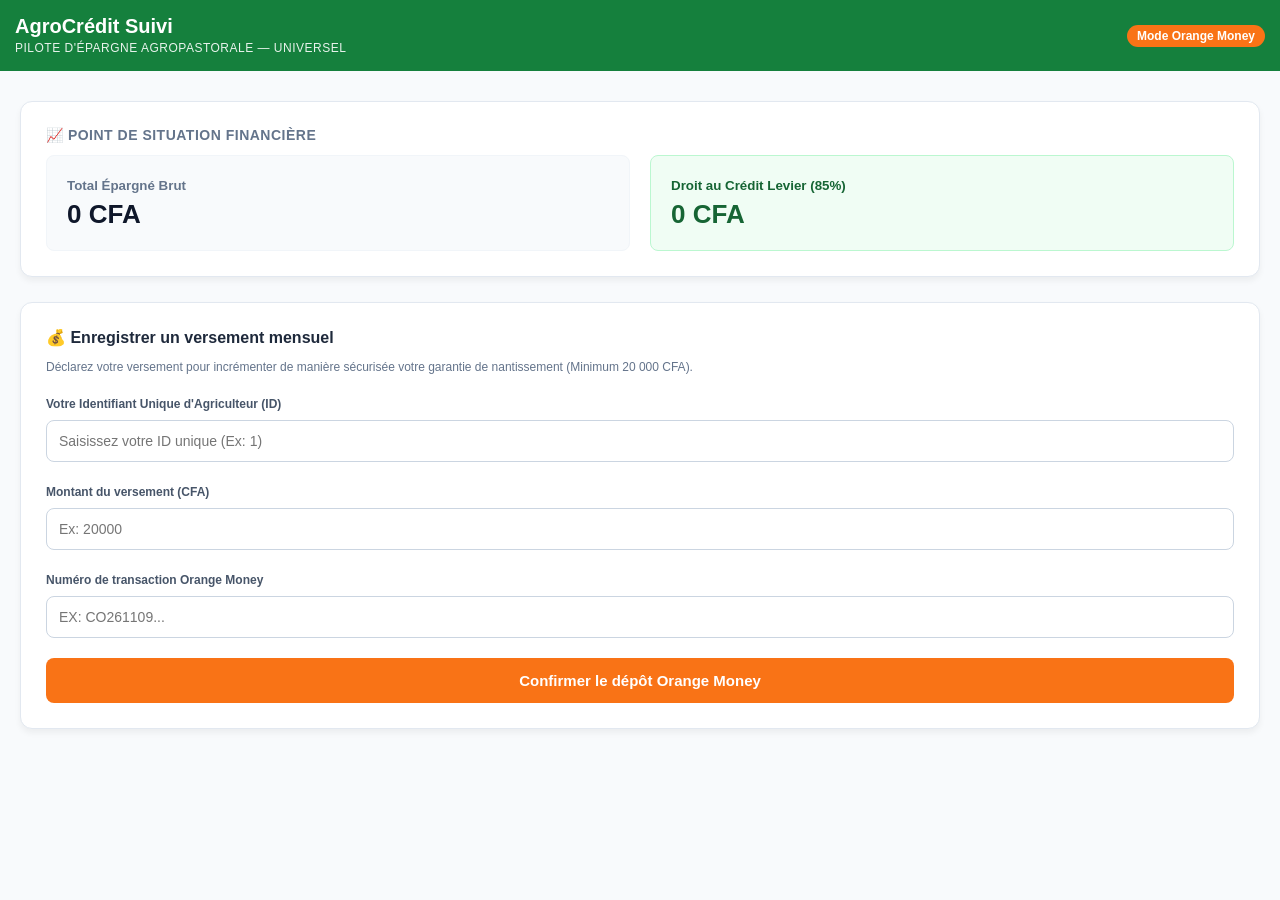
<file: frontend/index.html>
<!DOCTYPE html>
<html lang="fr">
<head>
    <meta charset="UTF-8">
    <meta name="viewport" content="width=device-width, initial-scale=1.0">
    <title>AgroCrédit Suivi - Espace Client Universel</title>
    <style>
        body { font-family: sans-serif; background-color: #f8fafc; color: #1e293b; margin: 0; padding: 0; }
        nav { background-color: #15803d; color: white; padding: 15px; display: flex; justify-content: space-between; align-items: center; }
        main { max-w: 800px; margin: 30px auto; padding: 0 20px; }
        .card { background: white; padding: 25px; border-radius: 12px; box-shadow: 0 4px 6px rgba(0,0,0,0.05); border: 1px solid #e2e8f0; margin-bottom: 25px; }
        .grid-2 { display: grid; grid-template-columns: 1fr 1fr; gap: 20px; }
        .box-savings { background-color: #f8fafc; padding: 20px; border-radius: 8px; border: 1px solid #f1f5f9; }
        .box-credit { background-color: #f0fdf4; padding: 20px; border-radius: 8px; color: #166534; border: 1px solid #bbf7d0; }
        .btn { width: 100%; background-color: #f97316; color: white; padding: 14px; border: none; border-radius: 8px; font-weight: bold; cursor: pointer; font-size: 15px; }
        .btn:hover { background-color: #ea580c; }
        input { width: 100%; padding: 12px; margin: 8px 0 20px 0; border: 1px solid #cbd5e1; border-radius: 8px; box-sizing: border-box; font-size: 14px; }
        .error { color: #b91c1c; background-color: #fef2f2; padding: 12px; border-radius: 8px; font-size: 13px; display: none; margin-bottom: 20px; }
    </style>
</head>
<body>

    <nav>
        <div>
            <h1 style="margin: 0; font-size: 20px; font-weight: bold;">AgroCrédit Suivi</h1>
            <span style="font-size: 12px; opacity: 0.9; text-transform: uppercase; letter-spacing: 0.5px;">Pilote d'Épargne Agropastorale — Universel</span>
        </div>
        <span style="background-color: #f97316; padding: 4px 10px; border-radius: 12px; font-size: 12px; font-weight: bold; color: white;">Mode Orange Money</span>
    </nav>

    <main>
        <!-- Situation Financière Épurée -->
        <div class="card">
            <h2 style="font-size: 14px; color: #64748b; margin-top: 0; text-transform: uppercase; letter-spacing: 0.5px;">📈 Point de situation financière</h2>
            <div class="grid-2">
                <div class="box-savings">
                    <small style="color: #64748b; font-weight: bold;">Total Épargné Brut</small>
                    <div style="font-size: 26px; font-weight: bold; margin-top: 5px; color: #0f172a;" id="display-savings">0 CFA</div>
                </div>
                <div class="box-credit">
                    <small style="font-weight: bold;">Droit au Crédit Levier (85%)</small>
                    <div style="font-size: 26px; font-weight: bold; margin-top: 5px;" id="display-credit">0 CFA</div>
                </div>
            </div>
        </div>

        <!-- Formulaire de Dépôt de Contrôle -->
        <div class="card">
            <h2 style="font-size: 16px; margin-top: 0; color: #1e293b;">💰 Enregistrer un versement mensuel</h2>
            <p style="font-size: 12px; color: #64748b; margin-bottom: 20px;">Déclarez votre versement pour incrémenter de manière sécurisée votre garantie de nantissement (Minimum 20 000 CFA).</p>
            
            <div id="error-message" class="error"></div>

            <label style="font-size: 12px; font-weight: bold; color: #475569;">Votre Identifiant Unique d'Agriculteur (ID)</label>
            <input type="text" id="client-id-input" placeholder="Saisissez votre ID unique (Ex: 1)">

            <label style="font-size: 12px; font-weight: bold; color: #475569;">Montant du versement (CFA)</label>
            <input type="number" id="saving-amount" placeholder="Ex: 20000">

            <label style="font-size: 12px; font-weight: bold; color: #475569;">Numéro de transaction Orange Money</label>
            <input type="text" id="transaction-ref" placeholder="Ex: CO261109..." style="text-transform: uppercase;">
            
            <button onclick="effectuerVersement()" class="btn">Confirmer le dépôt Orange Money</button>
        </div>
    </main>

    <script>
        let totalEpargne = 0;
        const serverUrl = "";

        async function effectuerVersement() {
            const idInput = document.getElementById('client-id-input');
            const amountInput = document.getElementById('saving-amount');
            const refInput = document.getElementById('transaction-ref');
            const errorBox = document.getElementById('error-message');
            
            const clientId = idInput ? idInput.value.trim() : "";
            const amount = parseInt(amountInput.value);
            const ref = refInput.value.trim();

            if (!clientId || clientId === "") {
                errorBox.innerText = "⚠️ Identifiant requis : Veuillez saisir votre ID d'agriculteur.";
                errorBox.style.display = "block";
                return;
            }

            if (isNaN(amount) || amount < 20000) {
                errorBox.innerText = "⚠️ Règle AgroCrédit : Le montant minimum d'épargne mensuel réglementaire est de 20 000 CFA.";
                errorBox.style.display = "block";
                return;
            }

            if (ref === "") {
                errorBox.innerText = "⚠️ Référence requise : Entrez le code SMS Orange Money.";
                errorBox.style.display = "block";
                return;
            }

            try {
                errorBox.style.display = "none";

                const response = await fetch(serverUrl + "/api/save/orange", {
                    method: 'POST',
                    headers: { 'Content-Type': 'application/json' },
                    body: JSON.stringify({ 
                        user_id: clientId,
                        amount: amount, 
                        transaction_ref: ref 
                    })
                });

                const result = await response.json();

                if (!response.ok) {
                    throw new Error(result.detail || "Erreur de validation du serveur.");
                }

                totalEpargne += amount;
                
                const nombreDeMois = Math.floor(totalEpargne / 20000);
                const fraisFormation = nombreDeMois * 5000;
                const epargneNette = totalEpargne - fraisFormation;
                const droitCredit = epargneNette > 0 ? Math.floor((epargneNette / 0.15) * 0.85) : 0;

                document.getElementById('display-savings').innerText = totalEpargne.toLocaleString('fr-FR') + " CFA";
                document.getElementById('display-credit').innerText = droitCredit.toLocaleString('fr-FR') + " CFA";

                amountInput.value = "";
                refInput.value = "";

                alert("✅ Succès ! Dépôt Orange Money validé et enregistré de manière persistante dans la base de données de l'agence.");

            } catch (error) {
                errorBox.innerText = "❌ Échec : " + error.message;
                errorBox.style.display = "block";
            }
        }
    </script>
</body>
</html>
</file>
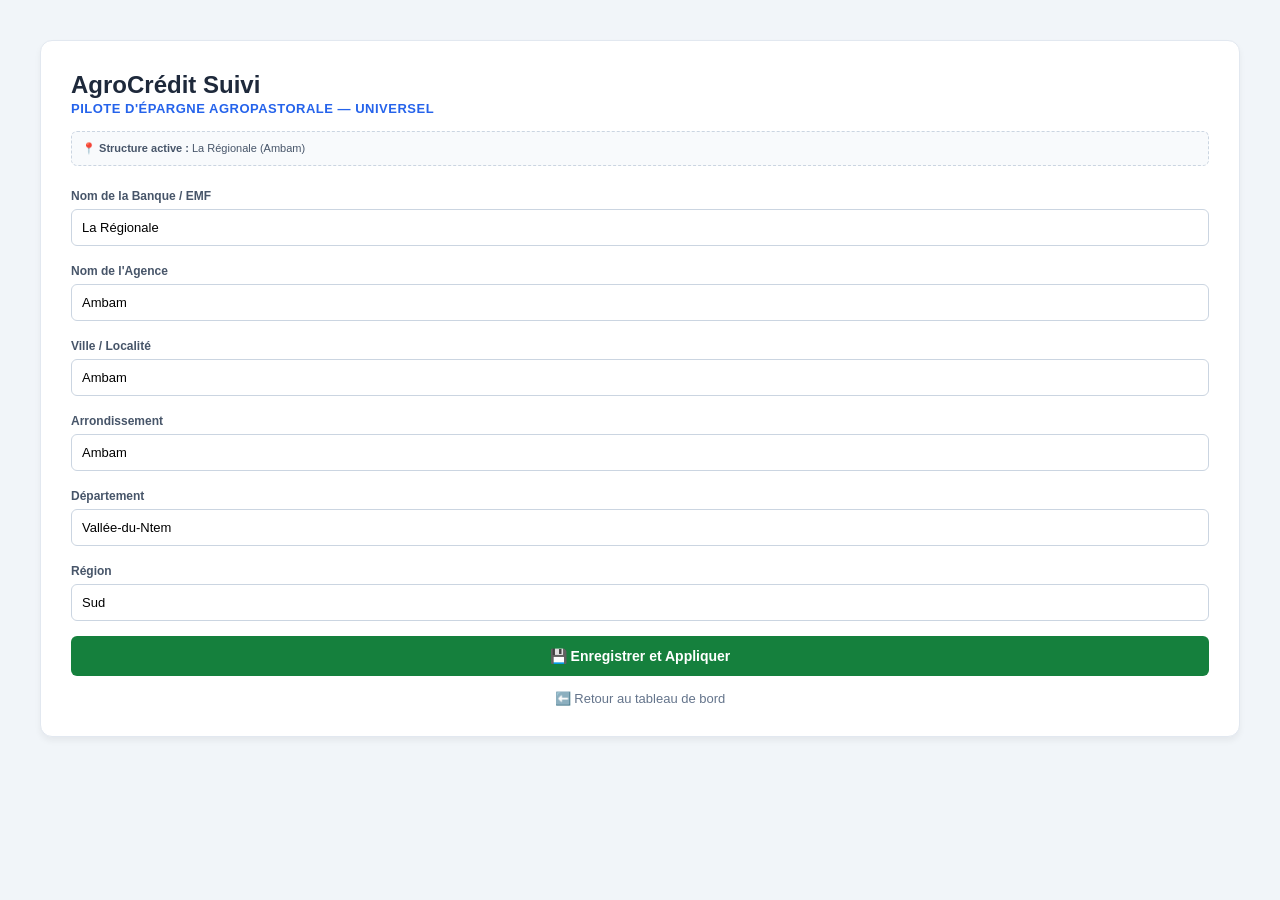
<file: frontend/parametre.html>
<!DOCTYPE html>
<html lang="fr">
<head>
    <meta charset="UTF-8">
    <meta name="viewport" content="width=device-width, initial-scale=1.0">
    <title>Configuration de la Souscription - AgroCrédit Suivi</title>
    <style>
        body { font-family: sans-serif; background-color: #f1f5f9; color: #0f172a; margin: 0; padding: 40px; }
        .config-card { max-w: 500px; margin: 0 auto; background: white; padding: 30px; border-radius: 12px; box-shadow: 0 4px 6px rgba(0,0,0,0.05); border: 1px solid #e2e8f0; }
        input { width: 100%; padding: 10px; margin: 5px 0 15px 0; border: 1px solid #cbd5e1; border-radius: 6px; box-sizing: border-box; font-size: 13px; }
        .btn-save { width: 100%; background-color: #15803d; color: white; padding: 12px; border: none; border-radius: 6px; font-weight: bold; cursor: pointer; font-size: 14px; }
        .btn-save:hover { background-color: #166534; }
        .btn-back { display: block; text-align: center; margin-top: 15px; color: #64748b; font-size: 13px; text-decoration: none; }
    </style>
    <script>
        function chargerConfig() {
            document.getElementById("cfg-banque").value = localStorage.getItem("cfg_banque") || "La Régionale";
            document.getElementById("cfg-agence").value = localStorage.getItem("cfg_agence") || "Ambam";
            document.getElementById("cfg-localite").value = localStorage.getItem("cfg_localite") || "Ambam";
            document.getElementById("cfg-arrond").value = localStorage.getItem("cfg_arrondissement") || "Ambam";
            document.getElementById("cfg-dep").value = localStorage.getItem("cfg_departement") || "Vallée-du-Ntem";
            document.getElementById("cfg-reg").value = localStorage.getItem("cfg_region") || "Sud";
            
            // Affichage dynamique du rappel de configuration en cours
            document.getElementById("current-inst").innerText = localStorage.getItem("cfg_banque") || "La Régionale";
            document.getElementById("current-ag").innerText = localStorage.getItem("cfg_agence") || "Ambam";
        }
        function enregistrerConfig() {
            localStorage.setItem("cfg_banque", document.getElementById("cfg-banque").value.trim());
            localStorage.setItem("cfg_agence", document.getElementById("cfg-agence").value.trim());
            localStorage.setItem("cfg_localite", document.getElementById("cfg-localite").value.trim());
            localStorage.setItem("cfg_arrondissement", document.getElementById("cfg-arrond").value.trim());
            localStorage.setItem("cfg_departement", document.getElementById("cfg-dep").value.trim());
            localStorage.setItem("cfg_region", document.getElementById("cfg-reg").value.trim());
            alert("⚙️ Configuration sauvegardée avec succès !");
            window.location.href = "/admin";
        }
        window.onload = chargerConfig;
    </script>
</head>
<body>

    <div class="config-card">
        <!-- 🚀 En-tête Universel Fixe et Institutionnel -->
        <h1 style="margin: 0; color: #1e293b; font-size: 24px; font-weight: bold;">AgroCrédit Suivi</h1>
        <p style="color: #2563eb; font-size: 13px; font-weight: bold; margin: 2px 0 15px 0; text-transform: uppercase; letter-spacing: 0.5px;">Pilote d'Épargne Agropastorale — Universel</p>
        
        <div style="background: #f8fafc; padding: 10px; border-radius: 6px; border: 1px dashed #cbd5e1; margin-bottom: 20px; font-size: 11px; color: #475569;">
            📍 <strong>Structure active :</strong> <span id="current-inst">...</span> (<span id="current-ag">...</span>)
        </div>
        
        <!-- Formulaire de saisie des variables de souscription -->
        <label style="font-size:12px; font-weight:bold; color:#475569;">Nom de la Banque / EMF</label>
        <input type="text" id="cfg-banque">

        <label style="font-size:12px; font-weight:bold; color:#475569;">Nom de l'Agence</label>
        <input type="text" id="cfg-agence">

        <label style="font-size:12px; font-weight:bold; color:#475569;">Ville / Localité</label>
        <input type="text" id="cfg-localite">

        <label style="font-size:12px; font-weight:bold; color:#475569;">Arrondissement</label>
        <input type="text" id="cfg-arrond">

        <label style="font-size:12px; font-weight:bold; color:#475569;">Département</label>
        <input type="text" id="cfg-dep">

        <label style="font-size:12px; font-weight:bold; color:#475569;">Région</label>
        <input type="text" id="cfg-reg">

        <button onclick="enregistrerConfig()" class="btn-save">💾 Enregistrer et Appliquer</button>
        <a href="/admin" class="btn-back">⬅️ Retour au tableau de bord</a>
    </div>

</body>
</html>
</file>
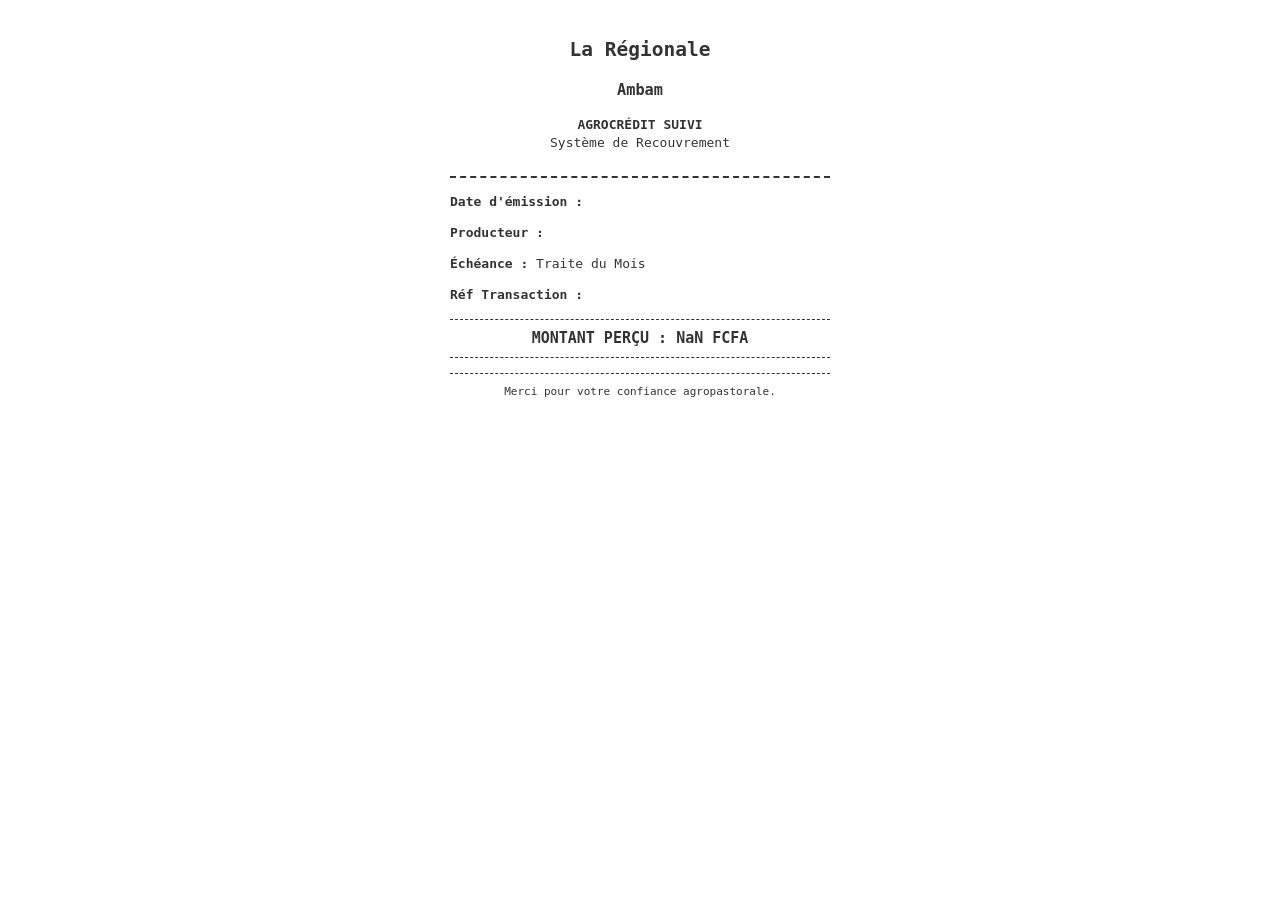
<file: frontend/recu.html>
<!DOCTYPE html>
<html lang="fr">
<head>
    <meta charset="UTF-8">
    <title>Reçu de Paiement - AgroCrédit Suivi</title>
    <style>
        body { font-family: monospace; padding: 20px; max-width: 380px; margin: 0 auto; color: #333; line-height: 1.4; }
        .header { text-align: center; border-bottom: 2px dashed #333; padding-bottom: 10px; margin-bottom: 15px; }
        .total { font-size: 15px; font-weight: bold; text-align: center; border-top: 1px dashed #333; border-bottom: 1px dashed #333; padding: 8px 0; margin: 15px 0; }
    </style>
</head>
<body>
    <div class="header">
        <h2 id="print-banque">BANQUE</h2>
        <h3 id="print-agence">AGENCE</h3>
        <p><strong>AGROCRÉDIT SUIVI</strong><br>Système de Recouvrement</p>
    </div>
    <div>
        <p><strong>Date d'émission :</strong> <span id="print-date">...</span></p>
        <p><strong>Producteur :</strong> <span id="print-nom">...</span></p>
        <p><strong>Échéance :</strong> Traite du Mois <span id="print-num">...</span></p>
        <p><strong>Réf Transaction :</strong> <span id="print-ref">...</span></p>
    </div>
    <div class="total">
        MONTANT PERÇU : <span id="print-montant">0</span> FCFA
    </div>
    <p style="text-align:center; font-size:11px; border-top:1px dashed #333; padding-top:10px;">Merci pour votre confiance agropastorale.</p>

    <script>
        // Récupération automatique des variables transmises dans l'URL
        const params = new URLSearchParams(window.location.search);
        document.getElementById("print-banque").innerText = localStorage.getItem("cfg_banque") || "La Régionale";
        document.getElementById("print-agence").innerText = localStorage.getItem("cfg_agence") || "Ambam";
        document.getElementById("print-nom").innerText = params.get("nom") || "";
        document.getElementById("print-num").innerText = params.get("num") || "";
        document.getElementById("print-montant").innerText = parseInt(params.get("montant")).toLocaleString('fr-FR');
        document.getElementById("print-date").innerText = params.get("date") || "";
        document.getElementById("print-ref").innerText = params.get("ref") || "";

        // Déclenchement de l'impression physique instantanée
        window.onload = function() {
            window.print();
        };
    </script>
</body>
</html>
</file>
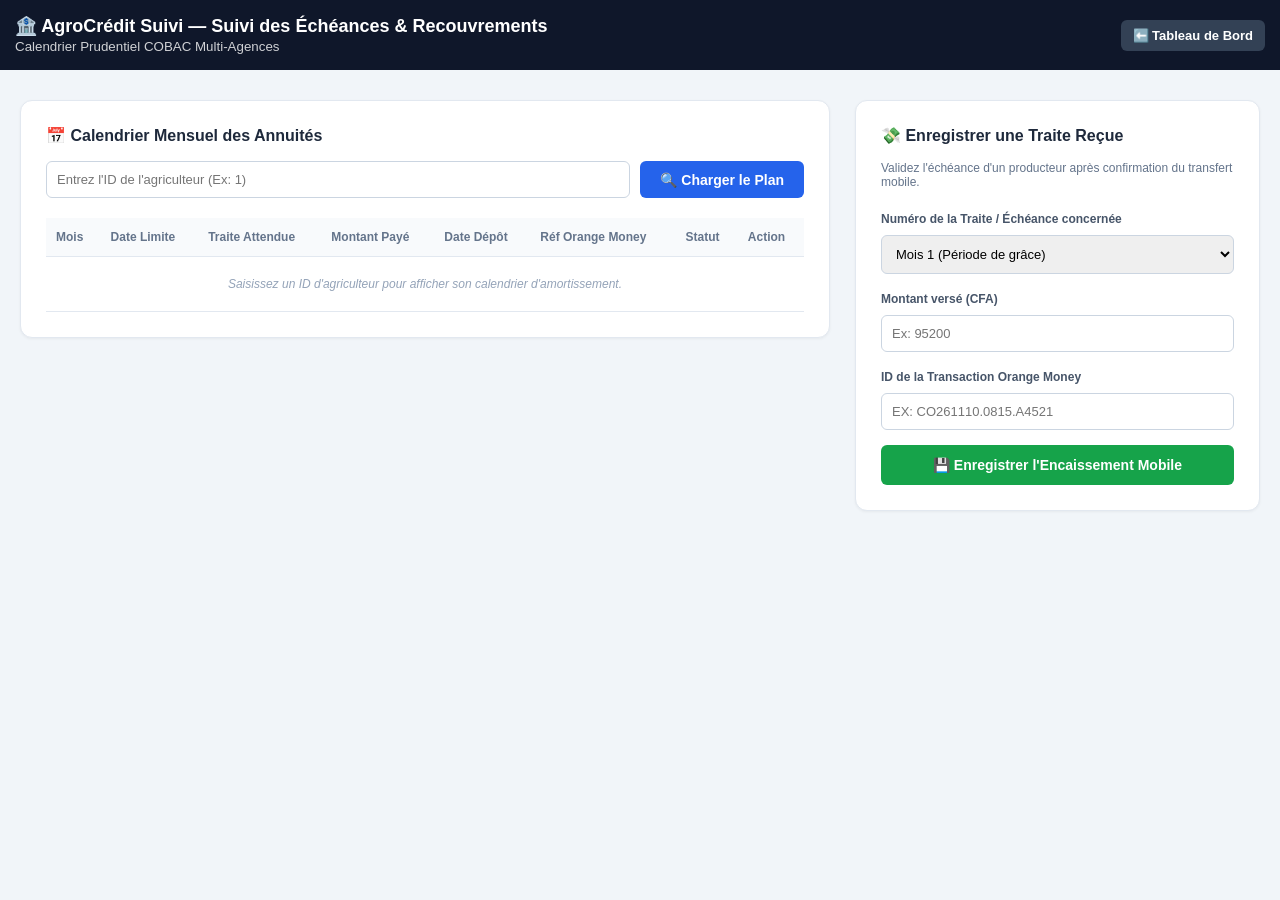
<file: frontend/remboursement.html>
<!DOCTYPE html>
<html lang="fr">
<head>
    <meta charset="UTF-8">
    <meta name="viewport" content="width=device-width, initial-scale=1.0">
    <title>AgroCrédit Suivi - Planification & Suivi des Échéances</title>
    <style>
        body { font-family: sans-serif; background-color: #f1f5f9; color: #0f172a; margin: 0; padding: 0; }
        nav { background-color: #0f172a; color: white; padding: 15px; display: flex; justify-content: space-between; align-items: center; }
        main { max-w: 1450px; margin: 30px auto; padding: 0 20px; display: grid; grid-template-columns: 2fr 1fr; gap: 25px; }
        .card { background: white; padding: 25px; border-radius: 12px; box-shadow: 0 1px 3px rgba(0,0,0,0.05); border: 1px solid #e2e8f0; height: fit-content; }
        input, select { width: 100%; padding: 10px; margin: 8px 0 15px 0; border: 1px solid #cbd5e1; border-radius: 6px; box-sizing: border-box; font-size: 13px; }
        .btn { width: 100%; background-color: #2563eb; color: white; padding: 12px; border: none; border-radius: 6px; font-weight: bold; cursor: pointer; font-size: 14px; }
        .btn:hover { background-color: #1d4ed8; }
        .btn-pay { background-color: #475569; color: white; border: none; padding: 6px 10px; border-radius: 4px; font-weight: bold; cursor: pointer; font-size: 11px; }
        .btn-pay:hover { background-color: #334155; }
        table { width: 100%; border-collapse: collapse; margin-top: 15px; font-size: 12px; }
        th, td { padding: 12px 10px; text-align: left; border-bottom: 1px solid #e2e8f0; }
        th { background-color: #f8fafc; color: #64748b; font-weight: bold; }
        .status-badge { padding: 4px 8px; border-radius: 4px; font-weight: bold; font-size: 11px; text-transform: uppercase; }
        .status-grace { background-color: #fef3c7; color: #d97706; }
        .status-wait { background-color: #e2e8f0; color: #475569; }
        .status-paid { background-color: #dcfce7; color: #15803d; }
        .status-late { background-color: #b91c1c; color: white; font-weight: bold; }
        
        /* Style des cellules de planification d'octroi */
        .octroi-grid { display: grid; grid-template-columns: repeat(4, 1fr); gap: 15px; margin-top: 15px; background: white; padding: 15px; border-radius: 8px; border: 1px solid #cbd5e1; }
        .octroi-box { background: #f8fafc; padding: 10px; border-radius: 6px; border: 1px solid #e2e8f0; text-align: center; }
        .octroi-val { font-size: 15px; font-weight: bold; color: #1e293b; margin-top: 5px; }
    </style>
</head>
<body>

    <nav>
        <div>
            <h1 style="margin: 0; font-size: 18px;">🏦 AgroCrédit Suivi — Suivi des Échéances & Recouvrements</h1>
            <small style="opacity: 0.8;">Calendrier Prudentiel COBAC Multi-Agences</small>
        </div>
        <a href="/admin" style="color: white; text-decoration: none; font-weight: bold; font-size: 13px; background-color: #334155; padding: 8px 12px; border-radius: 6px;">⬅️ Tableau de Bord</a>
    </nav>

    <main>
        <!-- 📅 Calendrier mois par mois -->
        <div class="card">
            <h3 style="margin-top: 0; color: #1e293b; font-size: 16px;">📅 Calendrier Mensuel des Annuités</h3>
            <div style="display: flex; gap: 10px; margin-bottom: 20px;">
                <input type="text" id="search-client-id" placeholder="Entrez l'ID de l'agriculteur (Ex: 1)" style="margin: 0;">
                <button onclick="chargerCalendrierRecouvrement()" class="btn" style="width: auto; white-space: nowrap; padding: 0 20px;">🔍 Charger le Plan</button>
            </div>
            
            <!-- Informations Agriculteur Élargies -->
            <div style="background: #f8fafc; padding: 15px; border-radius: 8px; margin-bottom: 15px; display: none; border: 1px solid #e2e8f0;" id="client-info-banner">
                <div style="font-size: 14px; color: #475569; padding-bottom: 10px; border-bottom: 1px dashed #e2e8f0;">
                    👤 <strong>Agriculteur :</strong> <span id="txt-client-name" style="color: #0f172a; font-weight: bold;">...</span> | 
                    🚜 <strong>Spéculation :</strong> <span id="txt-client-filiere" style="color: #0f172a; font-weight: bold;">...</span>
                </div>
                
                <!-- 🔥 LES CELLULES DE PLANIFICATION DU CRÉDIT EFFECTIF ALLOUÉ -->
                <div class="octroi-grid">
                    <div class="octroi-box">
                        <small style="color: #64748b; font-weight: bold;">💰 Crédit Alloué Effectivement</small>
                        <div class="octroi-val" id="lbl-credit-total" style="color: #166534;">0 CFA</div>
                    </div>
                    <div class="octroi-box">
                        <small style="color: #64748b; font-weight: bold;">📅 Date Début Crédit</small>
                        <div class="octroi-val" id="lbl-date-debut">--/--/----</div>
                    </div>
                    <div class="octroi-box">
                        <small style="color: #64748b; font-weight: bold;">📅 Date Fin Financement</small>
                        <div class="octroi-val" id="lbl-date-fin">--/--/----</div>
                    </div>
                    <div class="octroi-box">
                        <small style="color: #64748b; font-weight: bold;">📈 Taux d'Intérêt Appliqué</small>
                        <div class="octroi-val" id="lbl-taux-credit" style="color: #2563eb;">0 %</div>
                    </div>
                </div>
            </div>

            <table>
                <thead>
                    <tr>
                        <th>Mois</th>
                        <th>Date Limite</th>
                        <th>Traite Attendue</th>
                        <th>Montant Payé</th>
                        <th>Date Dépôt</th>
                        <th>Réf Orange Money</th>
                        <th>Statut</th>
                        <th>Action</th>
                    </tr>
                </thead>
                <tbody id="table-remboursements-body">
                    <tr>
                        <td colspan="8" style="text-align: center; color: #94a3b8; font-style: italic; padding: 20px 0;">Saisissez un ID d'agriculteur pour afficher son calendrier d'amortissement.</td>
                    </tr>
                </tbody>
            </table>
        </div>

        <!-- 💸 Formulaire d'encaissement Orange Money -->
        <div class="card">
            <h3 style="margin-top: 0; color: #1e293b; font-size: 16px;">💸 Enregistrer une Traite Reçue</h3>
            <p style="font-size: 12px; color: #64748b; margin-bottom: 20px;">Validez l'échéance d'un producteur après confirmation du transfert mobile.</p>
            
            <label style="font-size: 12px; font-weight: bold; color: #475569;">Numéro de la Traite / Échéance concernée</label>
            <select id="pay-num-echeance">
                <option value="1">Mois 1 (Période de grâce)</option>
                <option value="2">Mois 2 (Période de grâce)</option>
                <option value="3">Mois 3 (Traite Réelle)</option>
                <option value="4">Mois 4</option>
                <option value="5">Mois 5</option>
                <option value="6">Mois 6</option>
                <option value="7">Mois 7</option>
                <option value="8">Mois 8</option>
                <option value="9">Mois 9</option>
                <option value="10">Mois 10</option>
                <option value="11">Mois 11</option>
                <option value="12">Mois 12</option>
            </select>

            <label style="font-size: 12px; font-weight: bold; color: #475569;">Montant versé (CFA)</label>
            <input type="number" id="pay-amount" placeholder="Ex: 95200">

            <label style="font-size: 12px; font-weight: bold; color: #475569;">ID de la Transaction Orange Money</label>
            <input type="text" id="pay-tx-ref" placeholder="Ex: CO261110.0815.A4521" style="text-transform: uppercase;">

           <!-- 🔥 COLLEZ CE BLOC POUR COMPLÉTER ET FERMER DEFINITIVEMENT LE FICHIER REMBOURSEMENT.HTML : -->
            <button onclick="validerPaiementTraite()" class="btn" style="background-color: #16a34a;">💾 Enregistrer l'Encaissement Mobile</button>
        </div>
    </main>

    <script>
        const serverUrl = "";

        async function chargerCalendrierRecouvrement() {
            const clientId = document.getElementById("search-client-id").value.trim();
            const tbody = document.getElementById("table-remboursements-body");
            const banner = document.getElementById("client-info-banner");
            
            if (clientId === "") { alert("⚠️ Saisissez l'ID."); return; }

            try {
                const evalResponse = await fetch("/api/admin/evaluation/" + clientId);
                if (!evalResponse.ok) { throw new Error("Données d'octroi introuvables."); }
                const evalData = await evalResponse.json();

                const response = await fetch("/api/recouvrement/echéancier/" + clientId);
                if (!response.ok) { throw new Error("Agriculteur introuvable."); }
                const data = await response.json();
                
                document.getElementById("txt-client-name").innerText = data.client_name;
                document.getElementById("txt-client-filiere").innerText = data.filiere;
                
                document.getElementById("lbl-credit-total").innerText = evalData.credit_sollicite_banque.toLocaleString('fr-FR') + " CFA";
                if (data.echeances.length > 0) {
                    document.getElementById("lbl-date-debut").innerText = new Date(data.echeances[0].date_theorique).toLocaleDateString('fr-FR');
                    document.getElementById("lbl-date-fin").innerText = new Date(data.echeances[data.echeances.length - 1].date_theorique).toLocaleDateString('fr-FR');
                }
                document.getElementById("lbl-taux-credit").innerText = evalData.taux_annuel;
                
                banner.style.display = "block";
                tbody.innerHTML = "";
                const dateDuJour = new Date();

                data.echeances.forEach(ech => {
                    let badgeClass = "status-wait";
                    let statutAffiche = ech.statut;
                    let boutonAction = "-";
                    
                    const dateLimite = new Date(ech.date_theorique);
                    if (ech.statut === "En attente" && dateLimite < dateDuJour) {
                        badgeClass = "status-late";
                        statutAffiche = "Impayé / Retard";
                    } else if (ech.statut === "Période de grâce") {
                        badgeClass = "status-grace";
                    } else if (ech.statut === "Payé") {
                        badgeClass = "status-paid";
                        const nomPropre = data.client_name.replace(/'/g, "\\'");
                        boutonAction = `<button onclick="imprimerRecuTraite('${nomPropre}', '${ech.num_echeance}', '${ech.date_theorique}', '${ech.montant_paye}', '${ech.date_paiement}', '${ech.transaction_ref}')" class="btn-pay">🖨️ Reçu</button>`;
                    }

                    tbody.innerHTML += `
                        <tr>
                            <td><strong>Mois ${ech.num_echeance}</strong></td>
                            <td>${new Date(ech.date_theorique).toLocaleDateString('fr-FR')}</td>
                            <td style="font-weight:bold;">${ech.montant_theorique.toLocaleString('fr-FR')} CFA</td>
                            <td style="color:#16a34a; font-weight:bold;">${ech.montant_paye > 0 ? ech.montant_paye.toLocaleString('fr-FR') + ' CFA' : '-'}</td>
                            <td>${ech.date_paiement || '-'}</td>
                            <td style="font-family:monospace; font-weight:bold;">${ech.transaction_ref || '-'}</td>
                            <td><span class="status-badge ${badgeClass}">${statutAffiche}</span></td>
                            <td>${boutonAction}</td>
                        </tr>
                    `;
                });
            } catch (error) {
                banner.style.display = "none";
                tbody.innerHTML = `<tr><td colspan="8" style="text-align: center; color: #b91c1c; font-weight: bold;">❌ ${error.message}</td></tr>`;
            }
        }

        async function validerPaiementTraite() {
            const clientId = document.getElementById("search-client-id").value.trim();
            const numEcheance = document.getElementById("pay-num-echeance").value;
            const amount = document.getElementById("pay-amount").value.trim();
            const txRef = document.getElementById("pay-tx-ref").value.trim();

            if (clientId === "" || amount === "" || txRef === "") {
                alert("⚠️ Veuillez remplir tous les champs.");
                return;
            }

            try {
                const response = await fetch("/api/recouvrement/payer", {
                    method: 'POST',
                    headers: { 'Content-Type': 'application/json' },
                    body: JSON.stringify({
                        client_id: clientId, num_echeance: parseInt(numEcheance), amount: parseInt(amount), transaction_ref: txRef
                    })
                });

                if (!response.ok) { throw new Error("Échec d'enregistrement."); }
                alert("✅ Échéance enregistrée !");
                document.getElementById("pay-amount").value = "";
                document.getElementById("pay-tx-ref").value = "";
                chargerCalendrierRecouvrement();

            } catch (error) { alert("❌ Erreur : " + error.message); }
        }

        function imprimerRecuTraite(nom, num, dateLim, montant, datePaye, ref) {
            const url = `/recu?nom=${encodeURIComponent(nom)}&num=${num}&montant=${montant}&date=${encodeURIComponent(datePaye)}&ref=${encodeURIComponent(ref)}`;
            window.open(url, '_blank');
        }
    </script>
</body>
</html>
</file>
